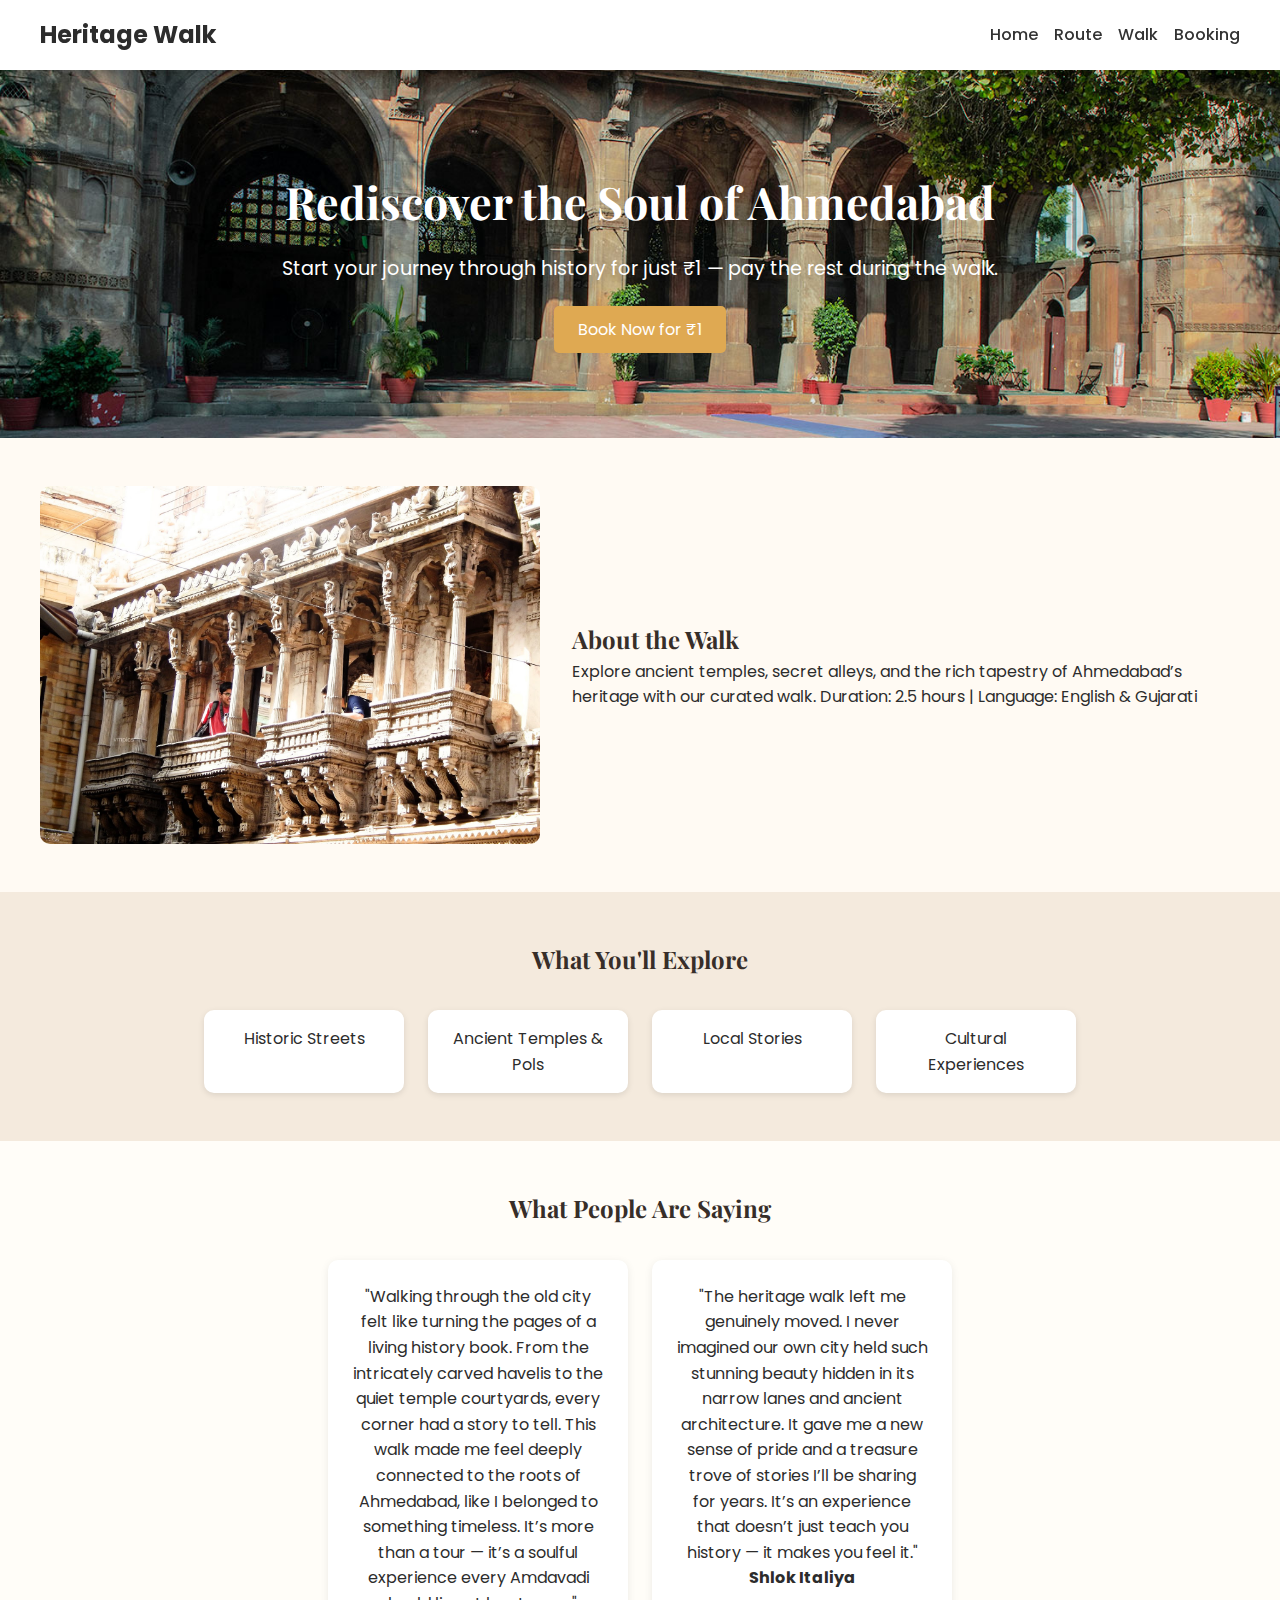
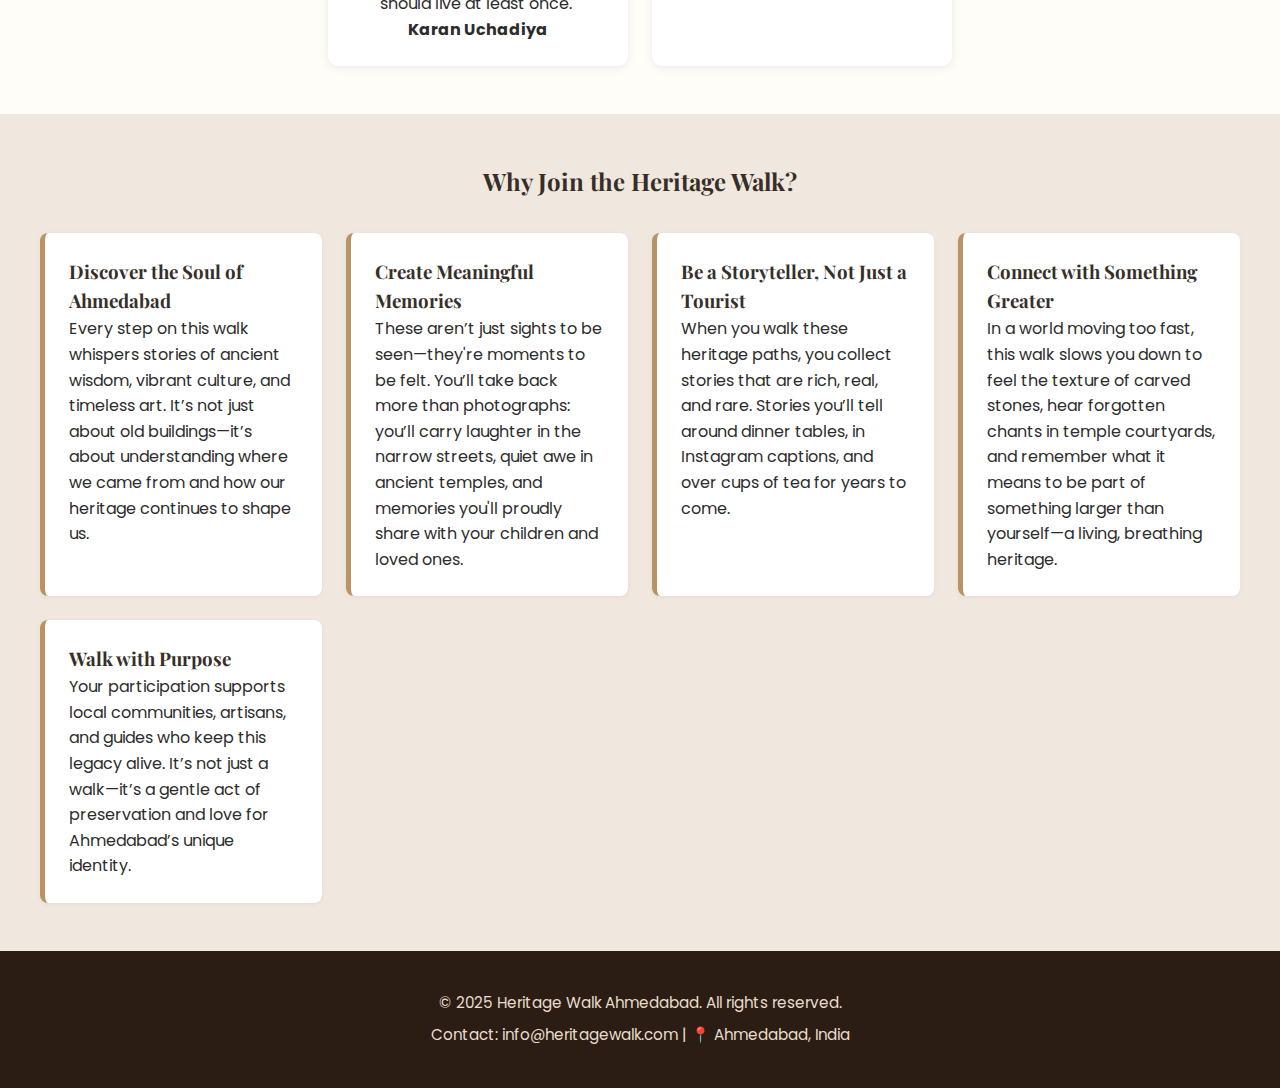
<file: index.html>
<!DOCTYPE html>
<html lang="en">
<head>
  <meta charset="UTF-8">
  <meta name="viewport" content="width=device-width, initial-scale=1.0">
  <title>Heritage Walk Ahmedabad</title>
  <link rel="stylesheet" href="style/index.css">
  <link href="https://fonts.googleapis.com/css2?family=Playfair+Display&family=Poppins&display=swap" rel="stylesheet">
</head>
<body>
  <!-- Navbar -->
  <header class="navbar">
    <div class="navbar-container">
      <div class="logo">Heritage Walk</div>
      <div class="hamburger" id="hamburger">&#9776;</div>
      <nav class="nav-links" id="nav-links">
        <a href="index.html">Home</a>
        <a href="route.html">Route</a>
        <a href="packages.html">Walk</a>
        <a href="book.html">Booking</a>
      </nav>
    </div>
  </header>

  <!-- Hero Section -->
  <section class="hero">
    <div class="hero-content">
      <h1>Rediscover the Soul of Ahmedabad</h1>
      <p>Start your journey through history for just ₹1 — pay the rest during the walk.</p>
      <a href="book.html" class="cta-button">Book Now for ₹1</a>
    </div>
  </section>

  <!-- About the Walk -->
  <section class="about">
    <div class="about-content">
      <img src="images/index.jpg" alt="Heritage Walk">
      <div>
        <h2>About the Walk</h2>
        <p>Explore ancient temples, secret alleys, and the rich tapestry of Ahmedabad’s heritage with our curated walk. Duration: 2.5 hours | Language: English & Gujarati</p>
      </div>
    </div>
  </section>

  <!-- Highlights -->
  <section class="highlights">
    <h2>What You'll Explore</h2>
    <div class="highlight-cards">
      <div class="card">Historic Streets</div>
      <div class="card">Ancient Temples & Pols</div>
      <div class="card">Local Stories</div>
      <div class="card">Cultural Experiences</div>
    </div>
  </section>

  <!-- Testimonials -->
  <section class="testimonials">
    <h2>What People Are Saying</h2>
    <div class="testimonial-cards">
      <div class="testimonial">
        <p>"Walking through the old city felt like turning the pages of a living history book. From the intricately carved havelis to the quiet temple courtyards, every corner had a story to tell. This walk made me feel deeply connected to the roots of Ahmedabad, like I belonged to something timeless. It’s more than a tour — it’s a soulful experience every Amdavadi should live at least once."
</p>
        <h4>Karan Uchadiya</h4>
      </div>
      <div class="testimonial">
        <p>"The heritage walk left me genuinely moved. I never imagined our own city held such stunning beauty hidden in its narrow lanes and ancient architecture. It gave me a new sense of pride and a treasure trove of stories I’ll be sharing for years. It’s an experience that doesn’t just teach you history — it makes you feel it."
</p>
        <h4>Shlok Italiya</h4>
      </div>
    </div>
  </section>

  <!-- Why Join Section -->
  <section class="why-join">
    <h2>Why Join the Heritage Walk?</h2>
    <div class="why-cards">
      <div class="why-card">
        <h3>Discover the Soul of Ahmedabad</h3>
        <p>Every step on this walk whispers stories of ancient wisdom, vibrant culture, and timeless art. It’s not just about old buildings—it’s about understanding where we came from and how our heritage continues to shape us.</p>
      </div>
      <div class="why-card">
        <h3>Create Meaningful Memories</h3>
        <p>These aren’t just sights to be seen—they're moments to be felt. You’ll take back more than photographs: you’ll carry laughter in the narrow streets, quiet awe in ancient temples, and memories you'll proudly share with your children and loved ones.</p>
      </div>
      <div class="why-card">
        <h3>Be a Storyteller, Not Just a Tourist</h3>
        <p>When you walk these heritage paths, you collect stories that are rich, real, and rare. Stories you’ll tell around dinner tables, in Instagram captions, and over cups of tea for years to come.</p>
      </div>
      <div class="why-card">
        <h3>Connect with Something Greater</h3>
        <p>In a world moving too fast, this walk slows you down to feel the texture of carved stones, hear forgotten chants in temple courtyards, and remember what it means to be part of something larger than yourself—a living, breathing heritage.</p>
      </div>
      <div class="why-card">
        <h3>Walk with Purpose</h3>
        <p>Your participation supports local communities, artisans, and guides who keep this legacy alive. It’s not just a walk—it’s a gentle act of preservation and love for Ahmedabad’s unique identity.</p>
      </div>
    </div>
  </section>

  <!-- Footer -->
  <footer class="footer">
    <div class="footer-content">
      <p>&copy; 2025 Heritage Walk Ahmedabad. All rights reserved.</p>
      <p>Contact: info@heritagewalk.com | 📍 Ahmedabad, India</p>
    </div>
  </footer>


  <script>
    document.addEventListener('DOMContentLoaded', () => {
      const hamburger = document.getElementById('hamburger');
      const navLinks = document.getElementById('nav-links');
      hamburger.addEventListener('click', () => {
        navLinks.classList.toggle('active');
      });

      // This would be replaced by a fetch call to your PHP to check availability
      const totalSlots = 30; // example
      document.getElementById("slots").textContent = totalSlots;
    });
  </script>
</body>
</html>
</file>
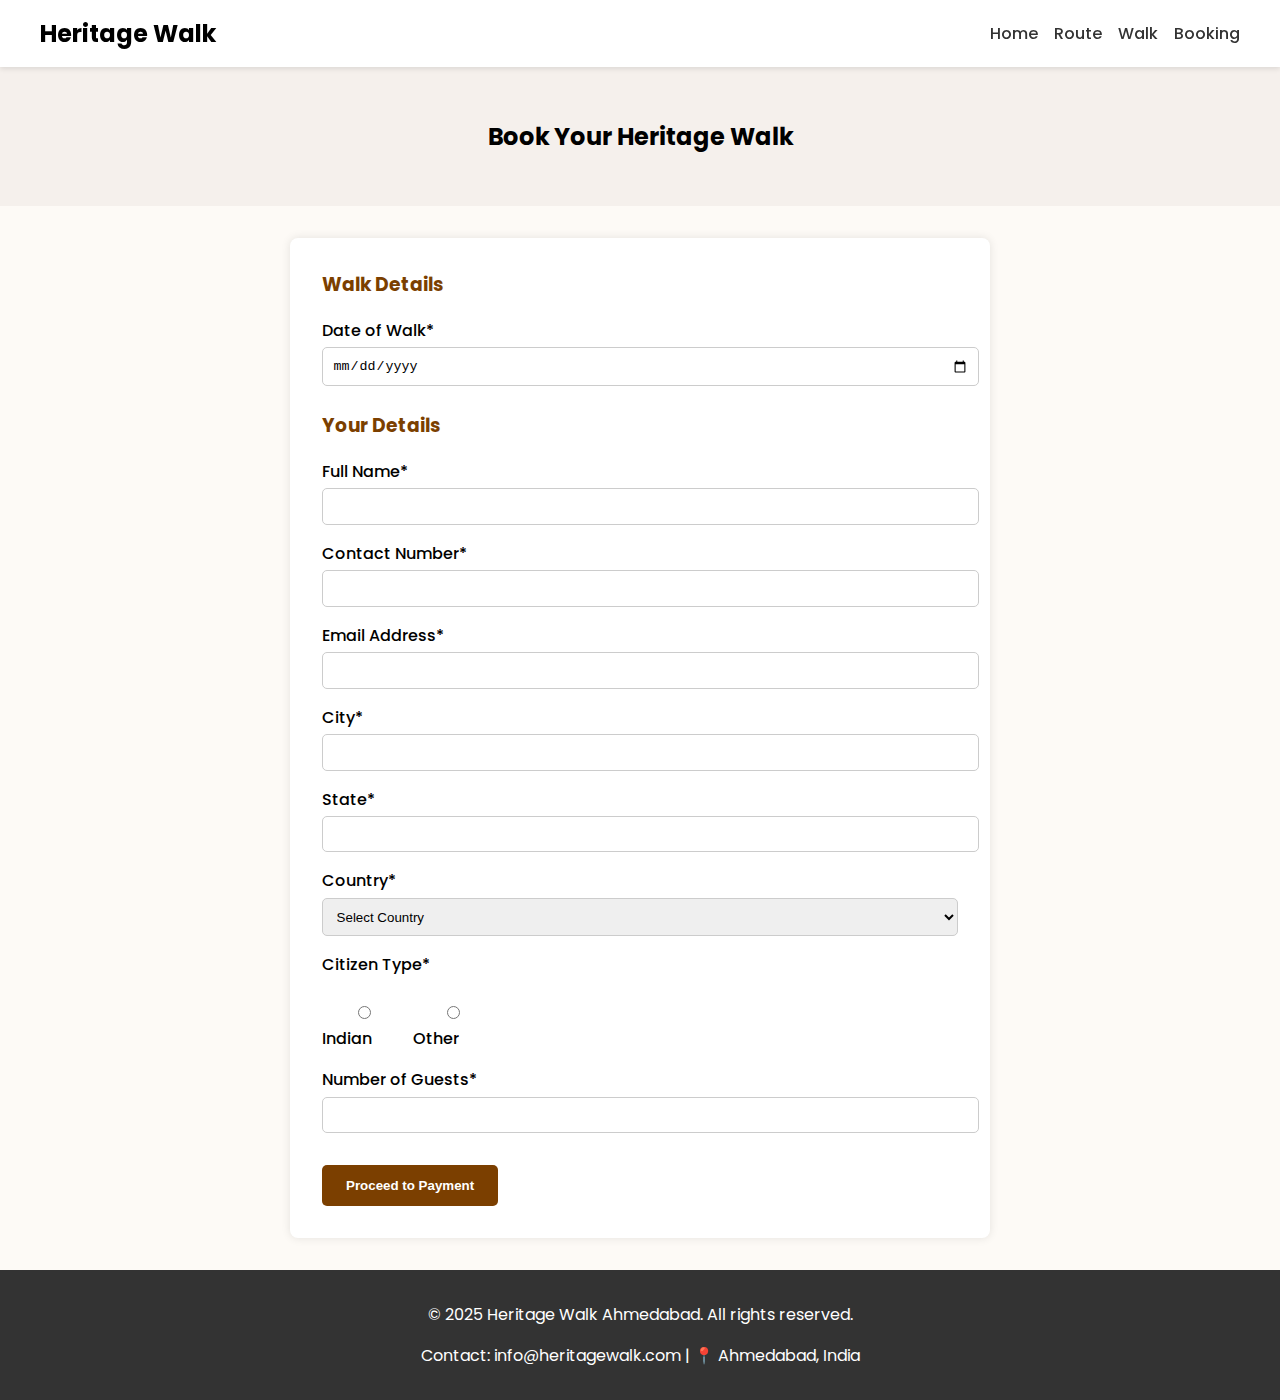
<file: book.html>
<!DOCTYPE html>
<html lang="en">
<head>
  <meta charset="UTF-8" />
  <meta name="viewport" content="width=device-width, initial-scale=1.0"/>
  <title>Book Your Heritage Walk</title>
  <link rel="stylesheet" href="style/book.css" />
  <link href="https://fonts.googleapis.com/css2?family=Playfair+Display&family=Poppins&display=swap" rel="stylesheet" />
</head>
<body>
  <!-- Navbar -->
  <header class="navbar">
    <div class="navbar-container">
      <div class="logo">Heritage Walk</div>
      <div class="hamburger" id="hamburger">&#9776;</div>
      <nav class="nav-links" id="nav-links">
        <a href="index.html">Home</a>
        <a href="route.html">Route</a>
        <a href="packages.html">Walk</a>
        <a href="book.html">Booking</a>
      </nav>
    </div>
  </header>

  <!-- Booking Info -->
  <section class="booking-info">
    <h2>Book Your Heritage Walk</h2>
   
  </section>

  <!-- Booking Form -->
  <section class="booking-form-container">
    <form class="booking-form" method="POST" action="payment.php">
      <h3>Walk Details</h3>
      <label for="date">Date of Walk*</label>
      <input type="date" id="date" name="date" required />

      

      <br><br>
      <h3>Your Details</h3>
      <label for="name">Full Name*</label>
      <input type="text" id="name" name="name" required />

      <label for="phone">Contact Number*</label>
      <input type="tel" id="phone" name="phone" required pattern="[0-9]{10}" />

      <label for="email">Email Address*</label>
      <input type="email" id="email" name="email" required />

      <label for="city">City*</label>
      <input type="text" id="city" name="city" required />

      <label for="state">State*</label>
      <input type="text" id="state" name="state" required />

      <label for="country">Country*</label>
      <select id="country" name="country" required>
        <option value="">Select Country</option>
        <option>India</option>
        <option>USA</option>
        <option>UK</option>
        <option>Canada</option>
        <option>Australia</option>
        <option>Germany</option>
        <option>France</option>
        <option>Japan</option>
        <option>Other</option>
      </select>

      <label>Citizen Type*</label>
      <div class="radio-group">
        <label><input type="radio" name="citizen" value="indian" required> Indian</label>
        <label><input type="radio" name="citizen" value="other"> Other</label>
      </div>

      <label for="guests">Number of Guests*</label>
      <input type="number" id="guests" name="guests" min="1" required />

      <button type="submit" class="cta-button">Proceed to Payment</button>
    </form>
  </section>

  <!-- Footer -->
  <footer class="footer">
    <div class="footer-content">
      <p>&copy; 2025 Heritage Walk Ahmedabad. All rights reserved.</p>
      <p>Contact: info@heritagewalk.com | 📍 Ahmedabad, India</p>
    </div>
  </footer>

  <script>
    document.addEventListener('DOMContentLoaded', () => {
      const hamburger = document.getElementById('hamburger');
      const navLinks = document.getElementById('nav-links');
      hamburger.addEventListener('click', () => {
        navLinks.classList.toggle('active');
      });

      // This would be replaced by a fetch call to your PHP to check availability
      const totalSlots = 30; // example
      document.getElementById("slots").textContent = totalSlots;
    });
  </script>
 

</body>
</html>
</file>
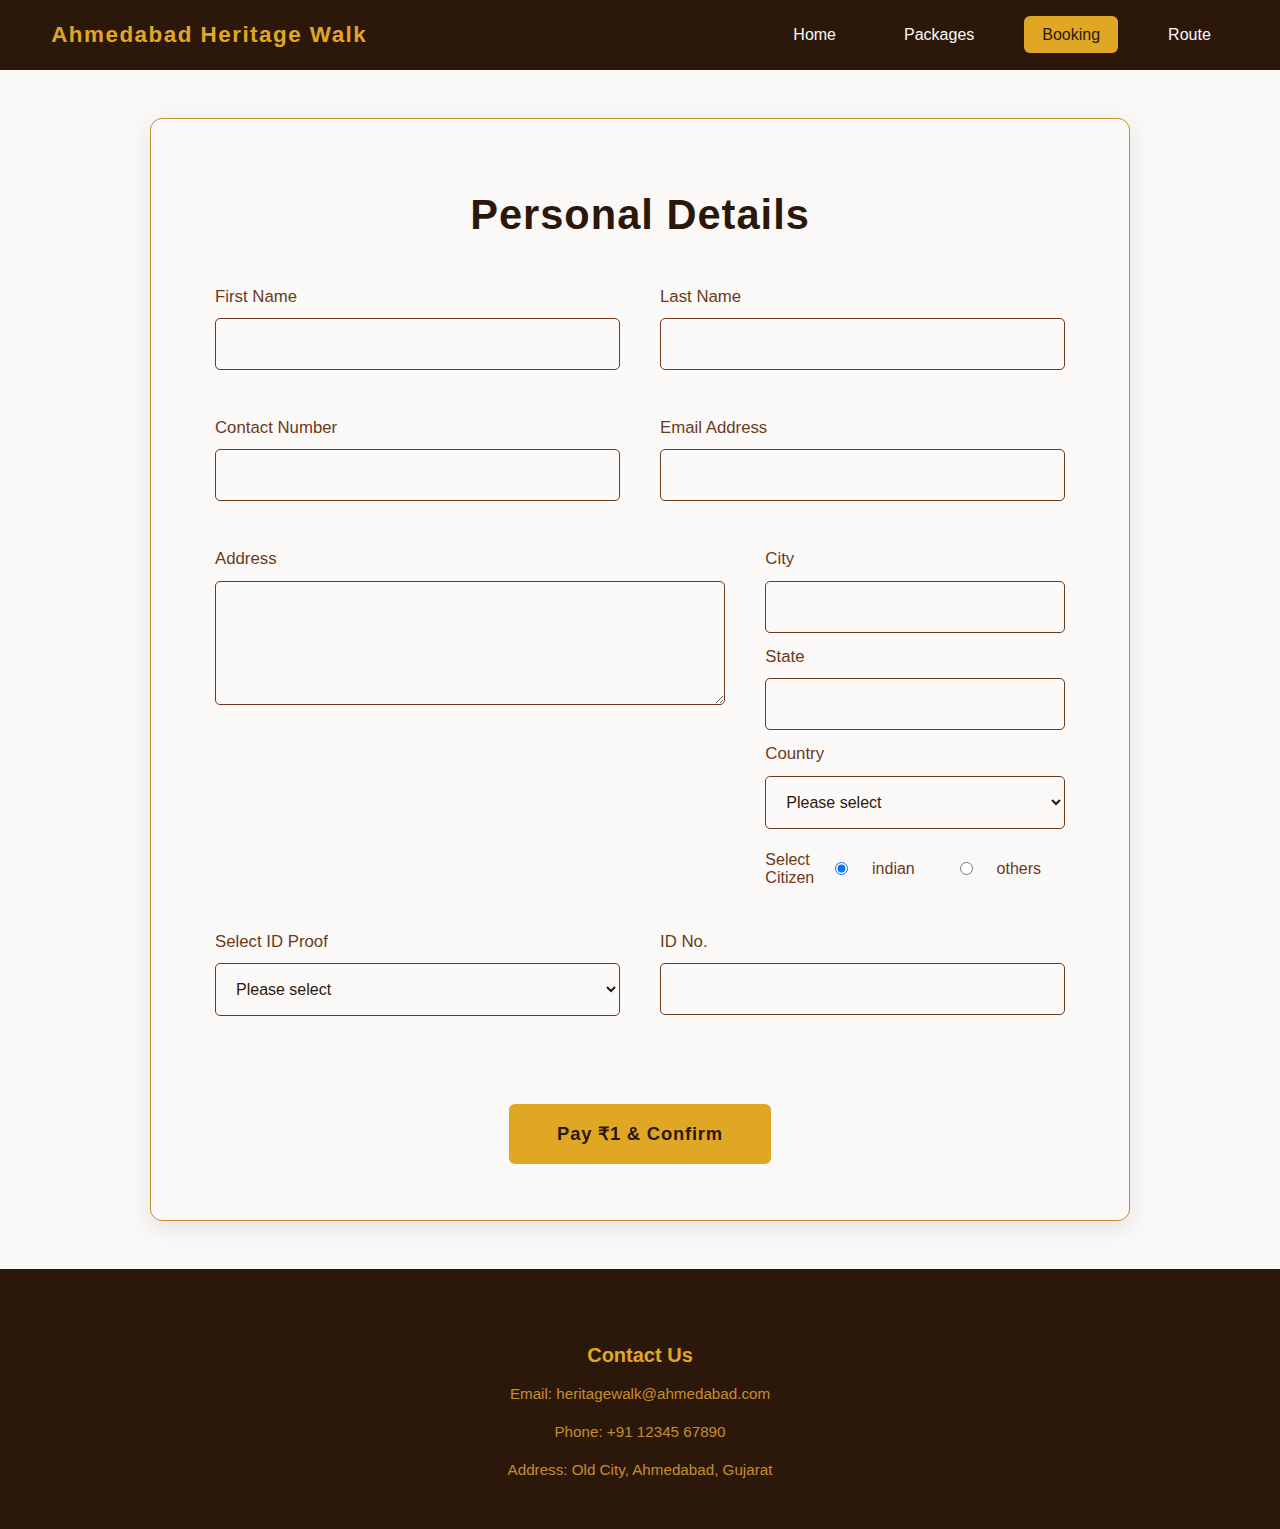
<file: booking.html>
<!DOCTYPE html>
<html lang="en">
<head>
  <meta charset="UTF-8">
  <meta name="viewport" content="width=device-width,initial-scale=1.0">
  <title>Book Your Walk — Ahmedabad Heritage Walk</title>
  <link rel="stylesheet" href="styles.css">
</head>
<body>
  <nav class="navbar">
    <div class="logo">Ahmedabad Heritage Walk</div>
    <ul>
      <li><a href="index.html">Home</a></li>
      <li><a href="packages.html">Packages</a></li>
      <li><a href="booking.html" class="active">Booking</a></li>
      <li><a href="route.html">Route</a></li>
    </ul>
  </nav>
  <section class="booking-section">
    <h2>Personal Details</h2>
    <form class="booking-form">
      <div class="form-row">
        <div class="form-group">
          <label for="firstName">First Name</label>
          <input id="firstName" name="firstName" type="text" required>
        </div>
        <div class="form-group">
          <label for="lastName">Last Name</label>
          <input id="lastName" name="lastName" type="text" required>
        </div>
      </div>
      <div class="form-row">
        <div class="form-group">
          <label for="contact">Contact Number</label>
          <input id="contact" name="contact" type="tel" required>
        </div>
        <div class="form-group">
          <label for="email">Email Address</label>
          <input id="email" name="email" type="email" required>
        </div>
      </div>
      <div class="form-row">
        <div class="form-group address">
          <label for="address">Address</label>
          <textarea id="address" name="address" rows="5" required></textarea>
        </div>
        <div class="form-group">
          <label for="city">City</label>
          <input id="city" name="city" type="text" required>
          <label for="state">State</label>
          <input id="state" name="state" type="text" required>
          <label for="country">Country</label>
          <select id="country" name="country" required>
            <option value="">Please select</option>
            <option value="India">India</option>
            <option value="Other">Other</option>
          </select>
          <div class="citizen-radio">
            <label>Select Citizen</label>
            <input type="radio" id="citizen-indian" name="citizen" value="indian" checked>
            <label for="citizen-indian" class="radio-label">indian</label>
            <input type="radio" id="citizen-others" name="citizen" value="others">
            <label for="citizen-others" class="radio-label">others</label>
          </div>
        </div>
      </div>
      <div class="form-row">
        <div class="form-group">
          <label for="idproof">Select ID Proof</label>
          <select id="idproof" name="idproof" required>
            <option value="">Please select</option>
            <option value="aadhaar">Aadhaar Card</option>
            <option value="pan">PAN Card</option>
            <option value="passport">Passport</option>
            <option value="voter">Voter ID</option>
            <option value="dl">Driving License</option>
          </select>
        </div>
        <div class="form-group">
          <label for="idnumber">ID No.</label>
          <input id="idnumber" name="idnumber" type="text" required>
        </div>
      </div>
      <!-- Add booking date, payment fields, etc. below as needed -->
      <button type="submit" class="btn">Pay ₹1 & Confirm</button>
    </form>
  </section>
  <footer>
    <h4>Contact Us</h4>
    <p>Email: heritagewalk@ahmedabad.com</p>
    <p>Phone: +91 12345 67890</p>
    <p>Address: Old City, Ahmedabad, Gujarat</p>
  </footer>
</body>
</html>
</file>
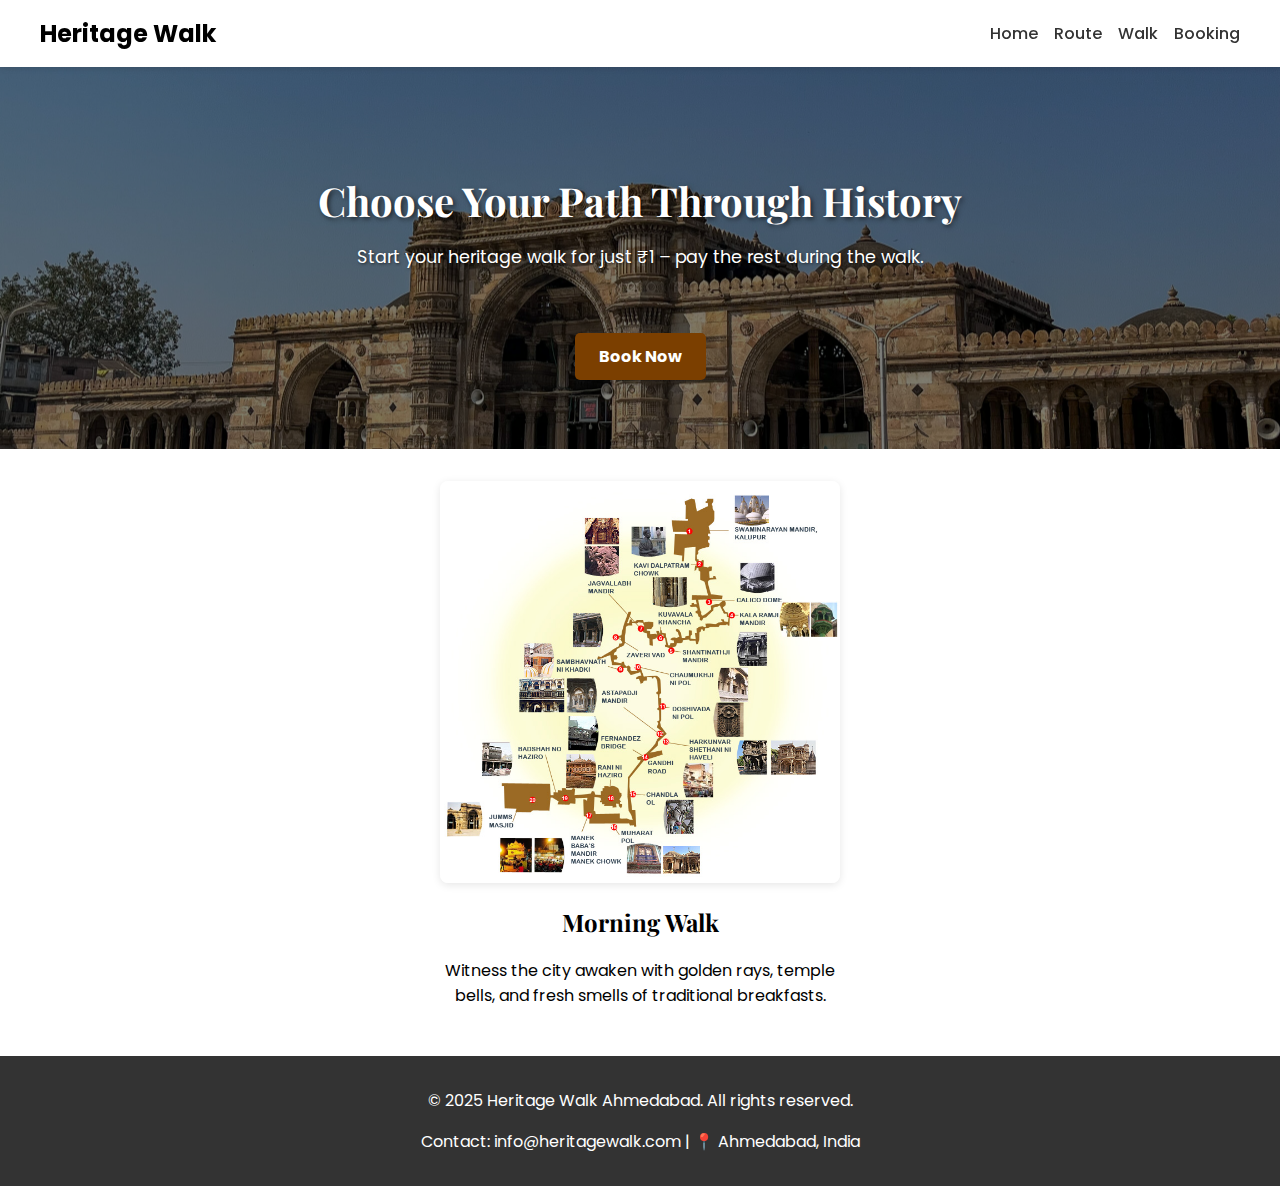
<file: route.html>
<!DOCTYPE html>
<html lang="en">
<head>
  <meta charset="UTF-8" />
  <meta name="viewport" content="width=device-width, initial-scale=1.0"/>
  <title>Heritage Walk Routes</title>
  <link rel="stylesheet" href="style/route.css" />
  <link href="https://fonts.googleapis.com/css2?family=Playfair+Display&family=Poppins&display=swap" rel="stylesheet" />
  <script defer src="navbar.js"></script>
</head>
<body>

  <!-- Navbar -->
  <header class="navbar">
    <div class="navbar-container">
      <div class="logo">Heritage Walk</div>
      <div class="hamburger" id="hamburger">&#9776;</div>
      <nav class="nav-links" id="nav-links">
        <a href="index.html">Home</a>
        <a href="route.html">Route</a>
        <a href="packages.html">Walk</a>
        <a href="book.html">Booking</a>
      </nav>
    </div>
  </header>

  <!-- Hero Section -->
  <section class="route-hero">
    <div class="hero-content">
      <h1>Choose Your Path Through History</h1>
      <p>Start your heritage walk for just ₹1 – pay the rest during the walk.</p>
      <br><br>
      <a href="book.html" class="cta-button">Book Now</a>
    </div>
  </section>



<!-- Walk Options -->
<section class="walk-types">
  <div class="walk-type single-walk">
    <img src="images/morning_walk.jpg" alt="Morning Walk">
    <h2>Morning Walk</h2>
    <p>Witness the city awaken with golden rays, temple bells, and fresh smells of traditional breakfasts.</p>
  </div>
</section>

  <!-- Footer -->
  <footer class="footer">
    <div class="footer-content">
      <p>&copy; 2025 Heritage Walk Ahmedabad. All rights reserved.</p>
      <p>Contact: info@heritagewalk.com | 📍 Ahmedabad, India</p>
    </div>
  </footer>
 <script>
document.addEventListener('DOMContentLoaded', () => {
  const hamburger = document.getElementById('hamburger');
  const navLinks = document.getElementById('nav-links');

  hamburger.addEventListener('click', () => {
    navLinks.classList.toggle('active');
  });
});

</script>

</body>
</html>
</file>
<file: style/index.css>
/* Base Styles */
* {
  margin: 0;
  padding: 0;
  box-sizing: border-box;
}

body {
  font-family: 'Poppins', sans-serif;
  background-color: #fdfaf5;
  color: #2c2c2c;
  line-height: 1.6;
}

h1, h2, h3 {
  font-family: 'Playfair Display', serif;
  color: #372e29;
}



/* Hero Section */
.hero {
  background: url("../images/banner.jpg") center/cover no-repeat;
  color: white;
  text-align: center;
  padding: 6rem 2rem;
  /* background-color: #3b2f2f; */
  position: relative;
}

.hero::after {
  content: '';
  position: absolute;
  top: 0; left: 0; right: 0; bottom: 0;
  /* background: rgba(0, 0, 0, 0.5); */
}

.hero-content {
  position: relative;
  z-index: 2;
  max-width: 800px;
  margin: 0 auto;
}

.hero h1 {
  font-size: 2.8rem;
  margin-bottom: 1rem;
  color: white;
}

.hero p {
  font-size: 1.2rem;
  margin-bottom: 2rem;
}

.cta-button {
  background-color: #dfa952;
  color: white;
  padding: 0.75rem 1.5rem;
  border: none;
  font-size: 1rem;
  text-decoration: none;
  border-radius: 5px;
}

.cta-button:hover {
  background-color: #bf8c40;
}

@media (max-width: 768px) {
 .hero h1 {
    font-size: 2.2rem;
  }

  .hero p {
    font-size: 1rem;
  }

  .cta-button {
    padding: 0.5rem 1rem;
    font-size: 0.9rem;
  }
    
}

/* About Section */
.about {
  padding: 3rem 2rem;
  background-color: #fffaf3;
}

.about-content {
  display: flex;
  flex-wrap: wrap;
  gap: 2rem;
  align-items: center;
  max-width: 1200px;
  margin: 0 auto;
}

.about-content img {
  width: 100%;
  max-width: 500px;
  border-radius: 10px;
}

.about-content div {
  flex: 1;
}

/* Highlights */
.highlights {
  background-color: #f4eadd;
  padding: 3rem 2rem;
  text-align: center;
}

.highlight-cards {
  display: flex;
  flex-wrap: wrap;
  gap: 1.5rem;
  justify-content: center;
  margin-top: 2rem;
}

.card {
  background-color: white;
  padding: 1rem 1.5rem;
  border-radius: 10px;
  width: 200px;
  box-shadow: 0 2px 6px rgba(0, 0, 0, 0.1);
}

/* Testimonials */
.testimonials {
  background-color: #fffdf8;
  padding: 3rem 2rem;
  text-align: center;
}

.testimonial-cards {
  display: flex;
  flex-wrap: wrap;
  gap: 1.5rem;
  justify-content: center;
  margin-top: 2rem;
}

.testimonial {
  background-color: white;
  padding: 1.5rem;
  border-radius: 10px;
  width: 300px;
  box-shadow: 0 2px 8px rgba(0, 0, 0, 0.08);
}

/* Why Join */
.why-join {
  background-color: #f0e8de;
  padding: 3rem 2rem;
}

.why-join h2 {
  text-align: center;
  margin-bottom: 2rem;
}

.why-cards {
  display: grid;
  grid-template-columns: repeat(auto-fit, minmax(280px, 1fr));
  gap: 1.5rem;
  max-width: 1200px;
  margin: 0 auto;
}

.why-card {
  background-color: white;
  border-left: 5px solid #b99363;
  padding: 1.5rem;
  border-radius: 8px;
  box-shadow: 0 1px 5px rgba(0, 0, 0, 0.05);
}

/* Footer */
.footer {
  background-color: #2b1d14;
  color: #e8dccc;
  text-align: center;
  padding: 2rem 1rem;
}

.footer-content p {
  margin: 0.5rem 0;
  font-size: 0.95rem;
}




.navbar {
  background-color: #fff;
  padding: 1rem 2rem;
  box-shadow: 0 2px 5px rgba(0,0,0,0.1);
  position: sticky;
  top: 0;
  z-index: 1000;
}

.navbar-container {
  display: flex;
  justify-content: space-between;
  align-items: center;
  max-width: 1200px;
  margin: 0 auto;
  position: relative; /* 👈 REQUIRED for nav-links dropdown to anchor correctly */
}

.logo {
  font-size: 1.5rem;
  font-weight: bold;
}

.nav-links {
  display: flex;
  gap: 1rem;
}

.nav-links a {
  text-decoration: none;
  color: #333;
  font-weight: 500;
}

.hamburger {
  display: none;
  font-size: 2rem;
  cursor: pointer;
}

@media (max-width: 768px) {
  .nav-links {
    display: none;
    flex-direction: column;
    background-color: #fff;
    position: absolute;
    top: 64px;
    right: 1rem;
    width: 200px;
    box-shadow: -2px 2px 8px rgba(0,0,0,0.2);
    padding: 1rem;
  }

  .nav-links.active {
    display: flex;
  }

  .hamburger {
    display: block;
  }

  .booking-form-container {
    padding: 1rem;
  }
}
</file>
<file: style/book.css>
body {
  margin: 0;
  font-family: 'Poppins', sans-serif;
  background-color: #fdfaf6;
}


.booking-info {
  text-align: center;
  padding: 2rem;
  background: #f5f0ec;
}

.booking-form-container {
  max-width: 700px;
  margin: auto;
  padding: 2rem;
}

.booking-form {
  background: #fff;
  padding: 2rem;
  border-radius: 8px;
  box-shadow: 0 0 10px rgba(0,0,0,0.1);
}

.booking-form h3 {
  margin-top: 0;
  color: #7B3F00;
}

.booking-form label {
  display: block;
  margin-top: 1rem;
  font-weight: 500;
}

.booking-form input,
.booking-form select {
  width: 100%;
  padding: 0.6rem;
  margin-top: 0.3rem;
  border: 1px solid #ccc;
  border-radius: 5px;
}

.radio-group {
  display: flex;
  gap: 1rem;
  margin-top: 0.5rem;
}

.cta-button {
  margin-top: 2rem;
  background-color: #7B3F00;
  color: white;
  padding: 0.8rem 1.5rem;
  border: none;
  border-radius: 5px;
  font-weight: bold;
  cursor: pointer;
}

.footer {
  background: #333;
  color: white;
  text-align: center;
  padding: 1rem;
}


.navbar {
  background-color: #fff;
  padding: 1rem 2rem;
  box-shadow: 0 2px 5px rgba(0,0,0,0.1);
  position: sticky;
  top: 0;
  z-index: 1000;
}

.navbar-container {
  display: flex;
  justify-content: space-between;
  align-items: center;
  max-width: 1200px;
  margin: 0 auto;
}

.logo {
  font-size: 1.5rem;
  font-weight: bold;
}

.nav-links {
  display: flex;
  gap: 1rem;
}

.nav-links a {
  text-decoration: none;
  color: #333;
  font-weight: 500;
}

.hamburger {
  display: none;
  font-size: 2rem;
  cursor: pointer;
}

@media (max-width: 768px) {
  .nav-links {
    display: none;
    flex-direction: column;
    background-color: #fff;
    position: absolute;
    top: 64px;
    right: 1rem;
    width: 200px;
    box-shadow: -2px 2px 8px rgba(0,0,0,0.2);
    padding: 1rem;
  }

  .nav-links.active {
    display: flex;
  }

  .hamburger {
    display: block;
  }

  .booking-form-container {
    padding: 1rem;
  }
}
</file>
<file: styles.css>
/* =======================
   HERITAGE WALK THEME CSS
   ======================= */

/* Root Palette - Optimized for Modern Minimalism & Contrast */
:root {
  --bistre: #2C180B; /* Darker for primary text and backgrounds */
  --offwhite: #FBF9F7; /* Lighter, cleaner background */
  --goldenrod: #E0A725; /* Vibrant accent for highlights */
  --bronze: #C48E2E; /* Softer accent for subtle details */
  --seal-brown: #6A3A1C; /* Mid-tone for secondary text/borders */
}

/* Reset and fonts */
body {
  margin: 0;
  font-family: 'Montserrat', 'Roboto', Arial, sans-serif;
  background: var(--offwhite); /* Clean, light background */
  color: var(--bistre); /* High-contrast dark text */
}
a {
  color: inherit;
  text-decoration: none;
}
ul { list-style: none; padding: 0; margin: 0; }

/* Navbar */
.navbar {
  background: var(--bistre); /* Dark, striking navbar */
  display: flex;
  align-items: center;
  padding: 0 4vw; /* Increased horizontal padding */
  height: 70px; /* Taller navbar */
  justify-content: space-between;
  box-shadow: none; /* Minimalistic, no shadow */
  position: sticky; top: 0; z-index: 100;
}
.navbar .logo {
  font-weight: 700; /* Bolder logo */
  font-size: 1.4rem; /* Larger logo */
  color: var(--goldenrod); /* Vibrant accent for logo */
  letter-spacing: 1.5px; /* Tighter letter-spacing */
}
.navbar ul {
  display: flex;
  gap: 2rem; /* More space between nav items */
}
.navbar li a {
  padding: 10px 18px; /* More padding for links */
  border-radius: 6px; /* Slightly more rounded */
  transition: background .2s ease-out, color .2s ease-out; /* Smoother transition */
  color: var(--offwhite); /* Light text on dark navbar */
  font-weight: 500;
}
.navbar li a.active,
.navbar li a:hover {
  background: var(--goldenrod); /* Strong accent on hover/active */
  color: var(--bistre); /* Dark text on accent */
}

/* Hero Section */
.hero {
  display: flex;
  flex-wrap: wrap;
  align-items: center;
  gap: 3.5rem; /* Increased gap for more breathing room */
  padding: 5rem 5vw 4rem 5vw; /* More vertical padding */
  background: var(--bistre); /* Solid dark background */
  color: var(--offwhite); /* Light text */
}
.hero-img {
  flex: 1 1 380px; /* Adjusted base size */
  max-width: 550px; /* Larger max-width */
  border-radius: 12px; /* Nicer rounded corners */
  box-shadow: none; /* Minimalistic - no shadow */
  border: 4px solid var(--goldenrod); /* Strong accent border */
  object-fit: cover;
  height: 400px; /* Defined height for image */
}
.hero-content {
  flex: 1 1 400px; /* Adjusted base size */
  min-width: 320px;
}
.hero-content h1 {
  color: var(--goldenrod); /* Accent heading */
  font-size: 3.5rem; /* Larger, bolder heading */
  margin-top: 0; /* Align to top */
  margin-bottom: 1.2rem;
  line-height: 1.2;
  text-shadow: none;
}
.hero-content p {
    font-size: 1.15rem;
    line-height: 1.7;
    margin-bottom: 2rem;
}
.hero-content .btn {
  margin-top: 2.5rem; /* More space above button */
}

/* Button */
.btn {
  display: inline-block;
  background: var(--goldenrod); /* Accent background */
  color: var(--bistre); /* Dark text on accent */
  font-weight: 600; /* Bolder text */
  padding: 1rem 2.5rem; /* More padding */
  border-radius: 6px; /* Slightly more rounded */
  border: none;
  cursor: pointer;
  transition: background .2s ease-out, color .2s ease-out;
  text-align: center;
  text-decoration: none;
  font-size: 1.05rem;
  box-shadow: none; /* No shadow */
  letter-spacing: 0.8px;
}
.btn:hover {
  background: var(--bronze); /* Secondary accent on hover */
  color: var(--offwhite); /* Light text on hover */
}

/* Scroller Section */
.places-section {
  background: var(--offwhite); /* Light background */
  padding: 4rem 0; /* More vertical padding */
  overflow: hidden;
  color: var(--bistre);
}
.places-section h2 {
  color: var(--bistre); /* Dark heading */
  text-align: center;
  margin-top: 0; /* Align to top */
  margin-bottom: 2.5rem; /* More space below heading */
  font-weight: 700;
  font-size: 2.6rem;
  text-shadow: none;
}
.scroller {
  overflow: hidden;
  width: 100%;
}
.scroller-track {
  display: flex;
  gap: 2.5rem; /* Slightly more gap */
  animation: scroll 30s linear infinite;
}
@keyframes scroll {
  from { transform: translateX(0); }
  to { transform: translateX(-50%); }
}
.place-card {
  background: var(--offwhite); /* Clean card background */
  color: var(--bistre);
  border-radius: 10px; /* Nicer rounded corners */
  min-width: 280px; /* Slightly wider cards */
  max-width: 280px;
  box-shadow: 0 4px 15px rgba(0,0,0,0.06); /* Subtle, modern shadow */
  overflow: hidden;
  display: flex;
  flex-direction: column;
  align-items: center;
  border: 1px solid var(--seal-brown); /* Subtle border */
}
.place-card img {
  width: 100%;
  height: 160px; /* Taller images */
  object-fit: cover;
  border-bottom: 1px solid var(--seal-brown); /* Subtle border */
}
.place-card h4 {
  margin: 1rem 0 0.6rem 0; /* More padding */
  color: var(--goldenrod); /* Accent title */
  text-shadow: none;
  font-size: 1.3rem;
  font-weight: 600;
}
.place-card p {
  margin: 0 0 1.2rem 0; /* More padding */
  font-size: 0.95rem;
  color: var(--seal-brown); /* Secondary text color */
  padding: 0 1rem;
  text-align: center;
  line-height: 1.5;
}

/* Why Section */
.why-section {
  background: var(--goldenrod); /* Accent background */
  color: var(--bistre); /* Dark text */
  padding: 5rem 5vw; /* More padding */
  border-radius: 0; /* No border-radius */
  margin-bottom: 0;
  box-shadow: none;
}
.why-section header h2 {
  font-size: 2.8rem;
  margin-top: 0; /* Align to top */
  margin-bottom: 1rem;
  color: var(--bistre);
  text-align: center;
  font-family: 'Montserrat', sans-serif;
  text-shadow: none;
}
.why-section header p {
  text-align: center;
  font-size: 1.05rem;
  margin-bottom: 3.5rem; /* More space */
  color: var(--seal-brown);
  max-width: 750px;
  margin-left: auto;
  margin-right: auto;
  line-height: 1.6;
}
.why-section .container {
  max-width: 950px;
  margin: 0 auto;
}
.why-section .reason {
  background: var(--offwhite); /* Light background for reasons */
  margin-bottom: 2rem; /* Consistent margin */
  border-radius: 10px; /* Nicer rounded corners */
  padding: 2rem 2.5rem; /* More padding */
  box-shadow: 0 2px 12px rgba(0,0,0,0.07); /* Subtle shadow */
  border-left: 6px solid var(--bronze); /* Accent border */
}
.why-section .reason h3 {
  color: var(--seal-brown); /* Darker secondary heading */
  font-size: 1.4rem;
  margin-top: 0; /* Align to top */
  margin-bottom: .8rem;
  font-family: 'Montserrat', sans-serif;
  text-shadow: none;
}
.why-section .reason p {
  color: var(--bistre);
  font-size: 1rem;
  margin: 0;
  line-height: 1.6;
}
.why-section .cta {
  margin-top: 4rem; /* More space above CTA */
  text-align: center;
}
.why-section .cta h3 {
  margin-bottom: 1.5rem;
  color: var(--bistre);
  text-shadow: none;
  font-size: 1.8rem;
}
.why-section .cta .btn {
  background: var(--bistre); /* Dark background for CTA button */
  color: var(--offwhite); /* Light text on dark button */
  padding: 1.1rem 2.8rem; /* More padding */
  border-radius: 6px;
  font-size: 1.1rem;
}
.why-section .cta .btn:hover {
  background: var(--seal-brown); /* Slightly lighter dark on hover */
  color: var(--goldenrod); /* Accent on hover */
}
@media (max-width:600px) {
  .why-section {
    padding: 3rem 1.5vw;
  }
  .why-section .reason {
    padding: 1.5rem 1.2rem;
  }
}

/* Packages Page */
.package-info {
  padding: 4.5rem 5vw; /* More padding */
  color: var(--bistre);
  background: var(--offwhite);
}
.package-info h2 {
    color: var(--bistre);
    text-align: center;
    font-size: 2.6rem;
    margin-top: 0; /* Align to top */
    margin-bottom: 3rem;
}
.package-row {
  display: flex;
  align-items: center;
  gap: 4rem; /* Increased gap */
  margin-bottom: 4rem; /* More margin */
}
.package-row.reverse {
  flex-direction: row-reverse;
}
.package-row img {
  width: 48vw; /* Larger image width */
  max-width: 500px; /* Larger max-width */
  border-radius: 10px; /* Nicer rounded corners */
  box-shadow: 0 4px 20px rgba(0,0,0,0.08); /* More noticeable but clean shadow */
  border: 3px solid var(--goldenrod); /* Accent border */
  height: 350px; /* Defined height */
  object-fit: cover;
}
.package-row div {
  flex: 1;
}
.package-row h3 {
  color: var(--goldenrod); /* Accent heading */
  margin-top: 0; /* Align to top */
  margin-bottom: .8rem;
  text-shadow: none;
  font-size: 2rem;
}
.package-row p {
    font-size: 1.05rem;
    line-height: 1.7;
    color: var(--seal-brown);
}

/* Booking Page - ADVANCED FORM */
.booking-section {
  padding: 4.5rem 5vw 3.5rem 5vw; /* More padding */
  max-width: 850px; /* Slightly narrower for focus */
  margin: 3rem auto; /* More margin top/bottom */
  background: var(--offwhite);
  border-radius: 12px;
  box-shadow: 0 6px 25px rgba(0,0,0,0.1); /* Clearer shadow */
  border: 1px solid var(--bronze); /* Subtle border */
}
.booking-section h2 {
  text-align: center;
  color: var(--bistre);
  font-size: 2.6rem;
  margin-top: 0; /* Align to top */
  margin-bottom: 3rem; /* More space */
  font-family: 'Montserrat', sans-serif;
  letter-spacing: 1px;
}
.booking-form {
  display: flex;
  flex-direction: column;
  gap: 2rem; /* More gap between form groups */
}
.form-row {
  display: flex;
  gap: 2.5rem; /* More gap in rows */
  margin-bottom: 0.8rem;
}
.form-group {
  flex: 1;
  display: flex;
  flex-direction: column;
  gap: 0.7rem; /* Slight increase in gap */
}
.form-group.address {
  flex: 2;
}
.booking-form label {
  font-weight: 500;
  color: var(--seal-brown); /* Darker label text */
  font-size: 1.05rem; /* Slightly larger label */
}
.booking-form input,
.booking-form select,
.booking-form textarea {
  padding: 1rem; /* More padding */
  border-radius: 5px; /* Slightly more rounded */
  border: 1px solid var(--seal-brown); /* Darker, thinner border */
  background: var(--offwhite);
  color: var(--bistre);
  font-size: 1rem;
  font-family: inherit;
  margin-bottom: .2rem;
  transition: border-color 0.2s ease-out, box-shadow 0.2s ease-out;
}
.booking-form input:focus,
.booking-form select:focus,
.booking-form textarea:focus {
  border-color: var(--goldenrod); /* Accent border on focus */
  outline: none;
  box-shadow: 0 0 0 3px rgba(224,167,37,0.25); /* Clearer glow on focus */
}
.citizen-radio {
  display: flex;
  align-items: center;
  gap: 1rem;
  margin-top: .5rem;
}
.citizen-radio label {
  margin-bottom: 0;
  font-size: 1rem;
  font-weight: 400;
  color: var(--seal-brown);
}
.radio-label {
  margin-left: 0.3rem; /* Slightly more margin */
  margin-right: 1.5rem; /* More margin */
}
.booking-form button.btn {
  margin: 2.5rem auto 0 auto; /* More margin */
  padding: 1.2rem 3rem; /* More padding */
  font-size: 1.15rem; /* Slightly larger text */
  background: var(--goldenrod); /* Accent background */
  color: var(--bistre); /* Dark text */
  box-shadow: none; /* No shadow */
}
.booking-form button.btn:hover {
  background: var(--bronze); /* Secondary accent on hover */
  color: var(--offwhite); /* Light text on hover */
  box-shadow: none;
}

@media (max-width: 900px) {
  .form-row {
    flex-direction: column;
    gap: 1.8rem;
  }
  .booking-section {
    padding: 3rem 3vw 2.5rem 3vw;
  }
}

/* Route Page */
.route-section {
  padding: 4.5rem 5vw 3.5rem 5vw; /* More padding */
  text-align: center;
  background: var(--offwhite);
  color: var(--bistre);
}
.route-section h2 {
  color: var(--bistre); /* Dark heading */
  margin-top: 0; /* Align to top */
  margin-bottom: 3rem; /* More space */
  text-shadow: none;
  font-size: 2.6rem;
}
.route-map-img {
  width: 90vw;
  max-width: 850px; /* Slightly larger max-width */
  border-radius: 10px;
  box-shadow: 0 6px 20px rgba(0,0,0,0.12); /* Clearer shadow */
  border: 4px solid var(--goldenrod); /* Strong accent border */
}

/* Footer */
footer {
  background: var(--bistre); /* Dark footer */
  color: var(--offwhite); /* Light text */
  padding: 3rem 0 2rem 0; /* More padding */
  text-align: center;
  margin-top: 3rem; /* More margin */
  box-shadow: none;
}
footer h4 {
  color: var(--goldenrod); /* Accent heading */
  margin-bottom: 1rem;
  text-shadow: none;
  font-size: 1.25rem;
  font-weight: 600;
}
footer p {
    font-size: 0.95rem;
    color: var(--bronze); /* Secondary accent for small text */
    line-height: 1.5;
}
</file>
<file: style/route.css>
body {
  margin: 0;
  font-family: 'Poppins', sans-serif;
}

/* Navbar (same as index) *//* Navbar (same as index) */
.navbar {
  background-color: #fff;
  padding: 1rem 2rem;
  box-shadow: 0 2px 5px rgba(0,0,0,0.1);
  position: sticky;
  top: 0;
  z-index: 1000;
}

.navbar-container {
  display: flex;
  justify-content: space-between;
  align-items: center;
  max-width: 1200px;
  margin: 0 auto;
  position: relative;
}

.logo {
  font-size: 1.5rem;
  font-weight: bold;
}

.nav-links {
  display: flex;
  gap: 1rem;
}

.nav-links a {
  text-decoration: none;
  color: #333;
  font-weight: 500;
}

.hamburger {
  display: none;
  font-size: 2rem;
  cursor: pointer;
}

/* ✅ Fixed Mobile Nav Toggle */
@media (max-width: 768px) {
  .nav-links {
    display: none !important;
    flex-direction: column;
    background-color: #fff;
    position: absolute;
    top: 64px;
    right: 1rem;
    width: 200px;
    box-shadow: -2px 2px 8px rgba(0,0,0,0.2);
    padding: 1rem;
    z-index: 1001;
  }

  .nav-links.active {
    display: flex !important;
  }

  .hamburger {
    display: block;
    z-index: 1002; /* Ensures it's above nav */
  }

  .booking-form-container {
    padding: 1rem;
  }
}

/* Hero Section */
.route-hero {
  position: relative;
  background: url('../images/walk.jpg') center/cover no-repeat;
  padding: 5rem 2rem;
  color: white;
  text-align: center;
  overflow: hidden;
}

.route-hero::after {
  content: '';
  position: absolute;
  top: 0; left: 0; right: 0; bottom: 0;
  background: rgba(0, 0, 0, 0.5); /* semi-transparent dark overlay */
  z-index: 1;
}

.route-hero h1,
.route-hero p {
  position: relative;
  z-index: 2;
}

.route-hero h1 {
  font-family: 'Playfair Display', serif;
  font-size: 2.5rem;
  margin-bottom: 1rem;
  text-shadow: 2px 2px 5px rgba(0, 0, 0, 0.6); /* optional */
}

.route-hero p {
  font-size: 1.1rem;
  margin-bottom: 1.5rem;
  text-shadow: 1px 1px 3px rgba(0, 0, 0, 0.6); /* optional */
}



.cta-button {
  position: relative; /* 👈 ADD THIS LINE */
  background-color: #7B3F00;
  color: white;
  padding: 0.75rem 1.5rem;
  border: none;
  border-radius: 5px;
  font-weight: bold;
  text-decoration: none;
  z-index: 2; /* Enough to appear above the ::after overlay */
}

/* Route Full Image */
.route-image-section img {
  width: 100%;
  height: auto;
  display: block;
}

/* Walk Types Section */
.walk-types {
  display: flex;
  justify-content: center;
  padding: 2rem;
}
.single-walk {
  max-width: 400px;
  text-align: center;
}

.walk-type {
  text-align: center;
}

.walk-type img {
  width: 100%;
  height: auto;
  border-radius: 8px;
  box-shadow: 0 2px 8px rgba(0,0,0,0.1);
}

.walk-type h2 {
  font-family: 'Playfair Display', serif;
  margin-top: 1rem;
  font-size: 1.5rem;
}

/* Footer */
.footer {
  background: #333;
  color: white;
  text-align: center;
  padding: 1rem;
}

/* Responsive Navbar */
</file>
